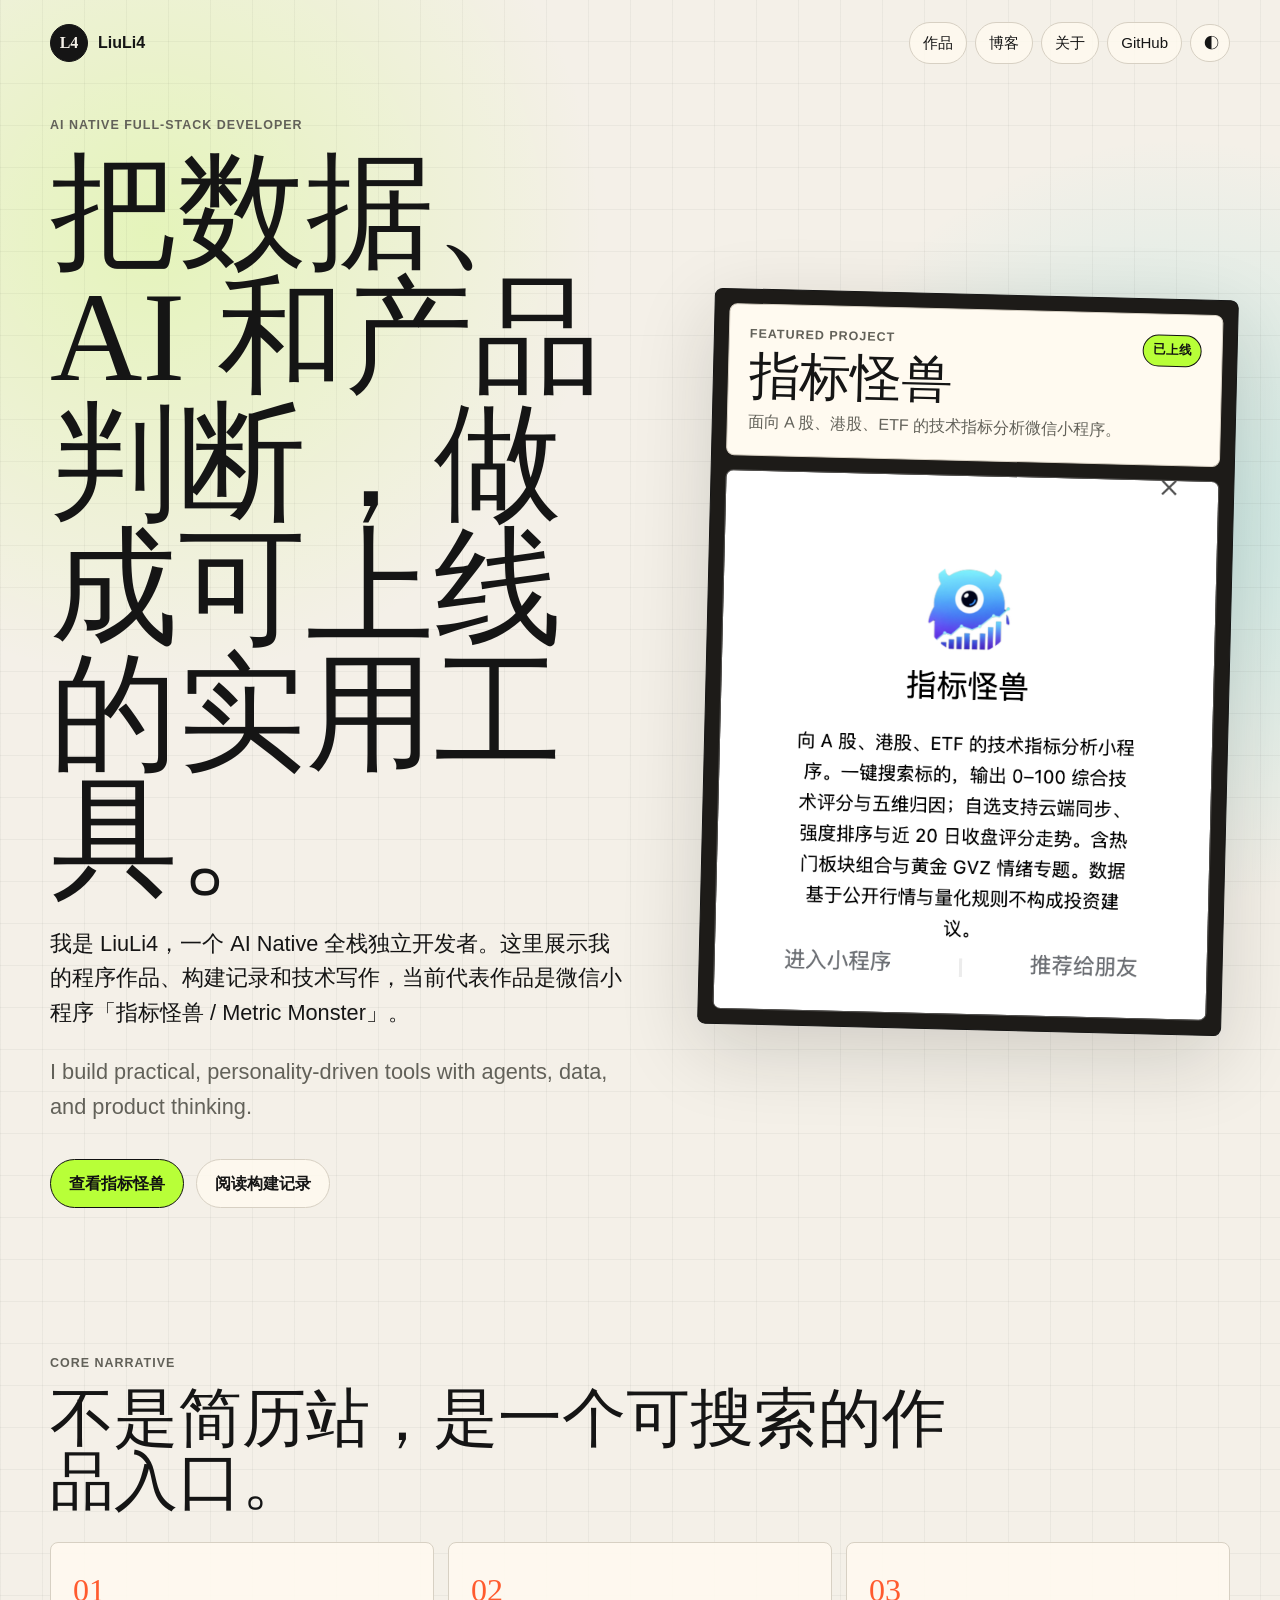
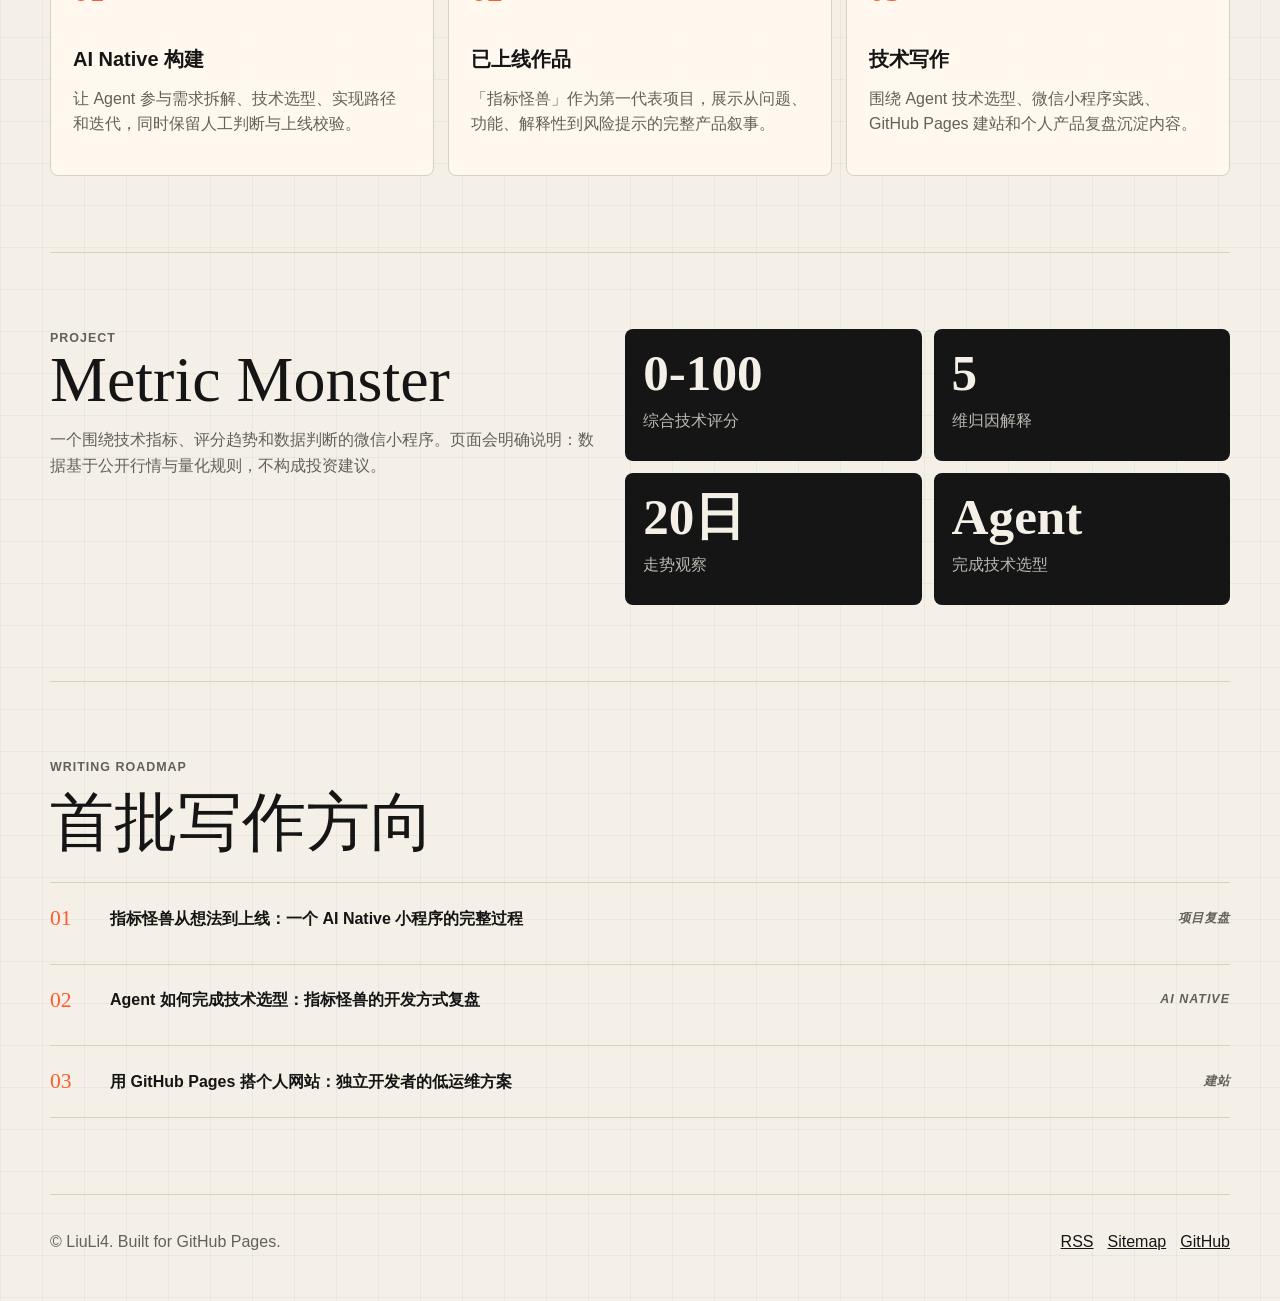
<file: index.html>
<!doctype html>
<html lang="zh-CN" data-theme="light">
  <head>
    <meta charset="utf-8">
    <meta name="viewport" content="width=device-width, initial-scale=1">
    <link rel="icon" href="/favicon.svg" type="image/svg+xml">
    <title>LiuLi4 | AI Native 全栈独立开发者</title>
    <meta name="description" content="LiuLi4 的个人网站。记录 AI Native 全栈开发、独立产品实践和已上线作品「指标怪兽 / Metric Monster」。">
    <link rel="canonical" href="https://liuli4.github.io/">
    <meta property="og:type" content="website">
    <meta property="og:title" content="LiuLi4 | AI Native 全栈独立开发者">
    <meta property="og:description" content="AI Native 全栈独立开发者，正在把数据、AI 和产品判断做成可上线的实用工具。">
    <meta property="og:url" content="https://liuli4.github.io/">
    <meta property="og:image" content="https://liuli4.github.io/assets/metric-monster.png">
    <meta name="twitter:card" content="summary_large_image">
    <link rel="stylesheet" href="/styles.css">
    <link rel="alternate" type="application/rss+xml" title="LiuLi4 RSS" href="/rss.xml">
    <script>
      const savedTheme = localStorage.getItem("theme");
      const prefersDark = window.matchMedia("(prefers-color-scheme: dark)").matches;
      document.documentElement.dataset.theme = savedTheme || (prefersDark ? "dark" : "light");
    </script>
    <script type="application/ld+json">
      {
        "@context": "https://schema.org",
        "@type": "Person",
        "name": "LiuLi4",
        "url": "https://liuli4.github.io/",
        "sameAs": ["https://github.com/LiuLi4"],
        "jobTitle": "AI Native Full-stack Developer",
        "knowsAbout": ["AI Native development", "Agent-led development", "Full-stack development", "WeChat Mini Programs"]
      }
    </script>
    <script type="application/ld+json">
      {
        "@context": "https://schema.org",
        "@type": "WebSite",
        "name": "LiuLi4",
        "url": "https://liuli4.github.io/",
        "inLanguage": ["zh-CN", "en"]
      }
    </script>
  </head>
  <body>
    <a class="skip-link" href="#main">跳到主要内容</a>
    <header class="site-header">
      <a class="brand" href="/" aria-label="LiuLi4 首页">
        <span class="brand-mark">L4</span>
        <span>LiuLi4</span>
      </a>
      <nav class="nav" aria-label="主导航">
        <a href="/projects/">作品</a>
        <a href="/blog/">博客</a>
        <a href="/about/">关于</a>
        <a href="https://github.com/LiuLi4">GitHub</a>
        <button class="theme-toggle" type="button" aria-label="切换明暗主题" data-theme-toggle>◐</button>
      </nav>
    </header>

    <main id="main">
      <section class="hero section-grid">
        <div class="hero-copy">
          <p class="eyebrow">AI Native Full-stack Developer</p>
          <h1>把数据、AI 和产品判断，做成可上线的实用工具。</h1>
          <p class="hero-lede">
            我是 LiuLi4，一个 AI Native 全栈独立开发者。这里展示我的程序作品、构建记录和技术写作，当前代表作品是微信小程序「指标怪兽 / Metric Monster」。
          </p>
          <p class="hero-lede en">
            I build practical, personality-driven tools with agents, data, and product thinking.
          </p>
          <div class="actions">
            <a class="button primary" href="/projects/metric-monster/">查看指标怪兽</a>
            <a class="button" href="/blog/">阅读构建记录</a>
          </div>
        </div>
        <div class="hero-panel" aria-label="指标怪兽概览">
          <div class="signal-card">
            <div>
              <p class="card-kicker">Featured project</p>
              <h2>指标怪兽</h2>
              <p>面向 A 股、港股、ETF 的技术指标分析微信小程序。</p>
            </div>
            <span class="status live">已上线</span>
          </div>
          <img class="product-shot" src="/assets/metric-monster.png" width="720" height="540" alt="指标怪兽微信小程序界面截图">
        </div>
      </section>

      <section class="section">
        <div class="section-heading">
          <p class="eyebrow">Core narrative</p>
          <h2>不是简历站，是一个可搜索的作品入口。</h2>
        </div>
        <div class="feature-grid">
          <article class="feature">
            <span class="feature-index">01</span>
            <h3>AI Native 构建</h3>
            <p>让 Agent 参与需求拆解、技术选型、实现路径和迭代，同时保留人工判断与上线校验。</p>
          </article>
          <article class="feature">
            <span class="feature-index">02</span>
            <h3>已上线作品</h3>
            <p>「指标怪兽」作为第一代表项目，展示从问题、功能、解释性到风险提示的完整产品叙事。</p>
          </article>
          <article class="feature">
            <span class="feature-index">03</span>
            <h3>技术写作</h3>
            <p>围绕 Agent 技术选型、微信小程序实践、GitHub Pages 建站和个人产品复盘沉淀内容。</p>
          </article>
        </div>
      </section>

      <section class="section split">
        <div>
          <p class="eyebrow">Project</p>
          <h2>Metric Monster</h2>
          <p>
            一个围绕技术指标、评分趋势和数据判断的微信小程序。页面会明确说明：数据基于公开行情与量化规则，不构成投资建议。
          </p>
        </div>
        <div class="metric-list">
          <div><strong>0-100</strong><span>综合技术评分</span></div>
          <div><strong>5</strong><span>维归因解释</span></div>
          <div><strong>20日</strong><span>走势观察</span></div>
          <div><strong>Agent</strong><span>完成技术选型</span></div>
        </div>
      </section>

      <section class="section">
        <div class="section-heading">
          <p class="eyebrow">Writing roadmap</p>
          <h2>首批写作方向</h2>
        </div>
        <div class="post-list">
          <a href="/blog/" class="post-row">
            <span>01</span>
            <strong>指标怪兽从想法到上线：一个 AI Native 小程序的完整过程</strong>
            <em>项目复盘</em>
          </a>
          <a href="/blog/" class="post-row">
            <span>02</span>
            <strong>Agent 如何完成技术选型：指标怪兽的开发方式复盘</strong>
            <em>AI Native</em>
          </a>
          <a href="/blog/" class="post-row">
            <span>03</span>
            <strong>用 GitHub Pages 搭个人网站：独立开发者的低运维方案</strong>
            <em>建站</em>
          </a>
        </div>
      </section>
    </main>

    <footer class="site-footer">
      <p>© LiuLi4. Built for GitHub Pages.</p>
      <div>
        <a href="/rss.xml">RSS</a>
        <a href="/sitemap.xml">Sitemap</a>
        <a href="https://github.com/LiuLi4">GitHub</a>
      </div>
    </footer>
    <script src="/site.js" defer></script>
  </body>
</html>
</file>
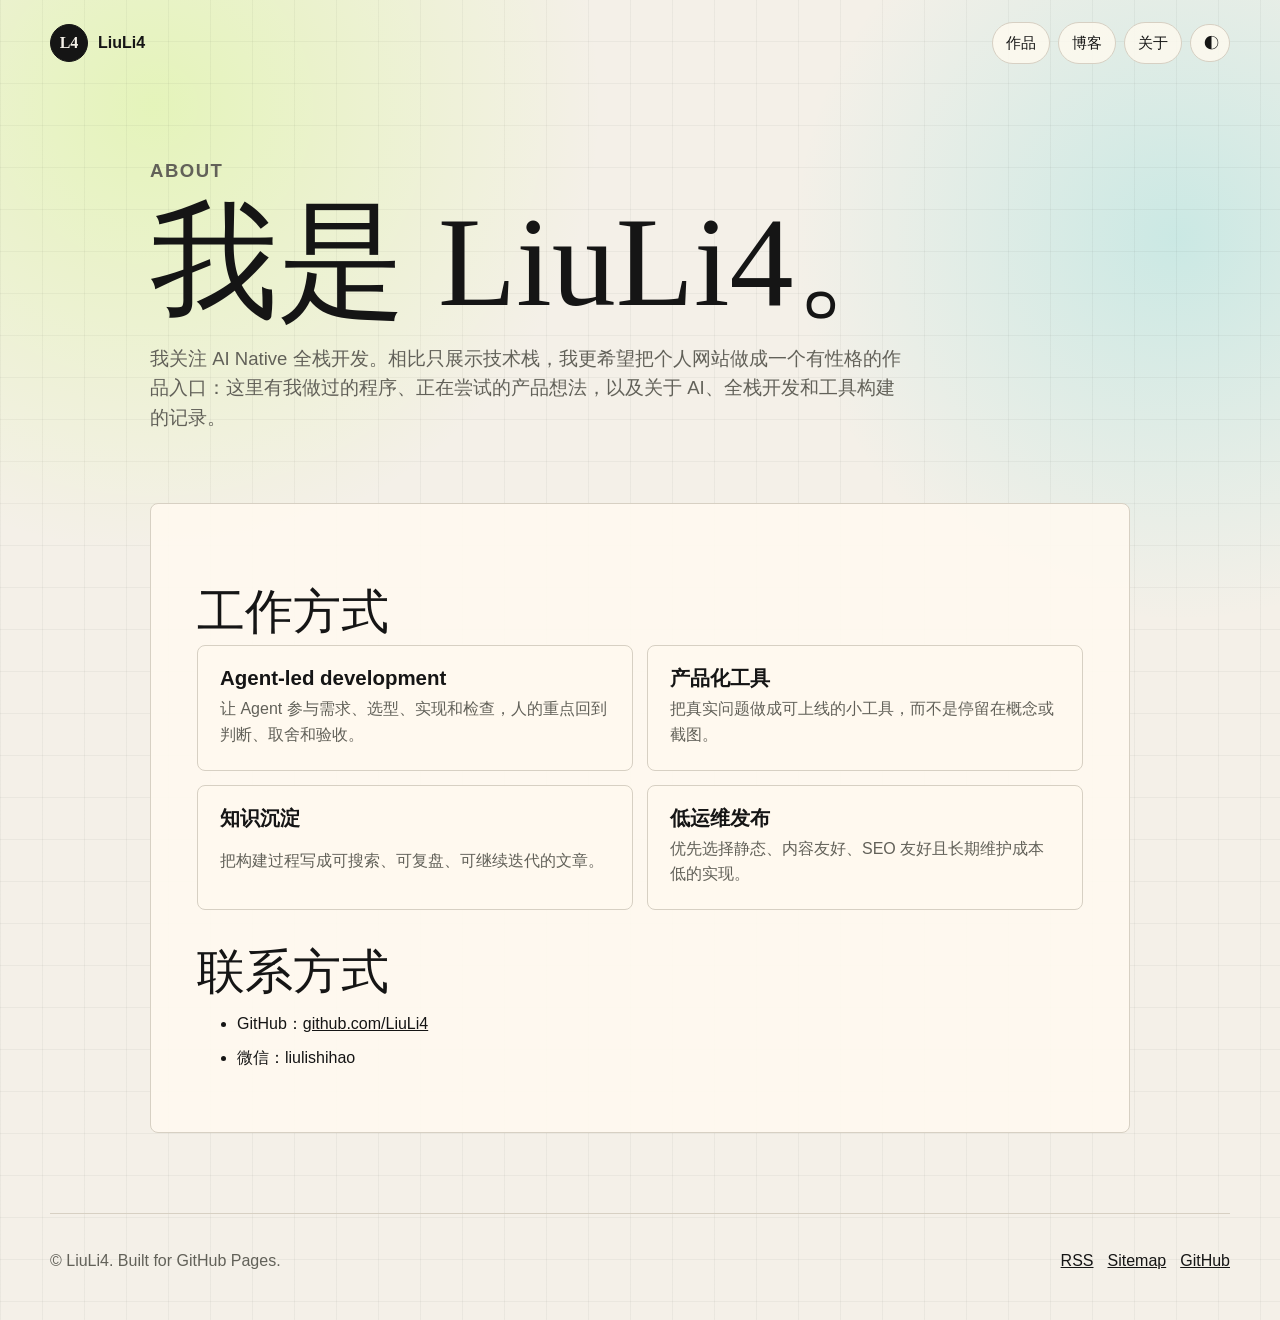
<file: about/index.html>
<!doctype html>
<html lang="zh-CN" data-theme="light">
  <head>
    <meta charset="utf-8">
    <meta name="viewport" content="width=device-width, initial-scale=1">
    <link rel="icon" href="/favicon.svg" type="image/svg+xml">
    <title>关于 LiuLi4</title>
    <meta name="description" content="LiuLi4，AI Native 全栈独立开发者，关注 Agent-led development、产品化工具和技术写作。">
    <link rel="canonical" href="https://liuli4.github.io/about/">
    <meta property="og:type" content="profile">
    <meta property="og:title" content="关于 LiuLi4">
    <meta property="og:description" content="AI Native 全栈独立开发者，关注 Agent-led development、产品化工具和技术写作。">
    <meta property="og:image" content="https://liuli4.github.io/assets/metric-monster.png">
    <link rel="stylesheet" href="/styles.css">
    <script>document.documentElement.dataset.theme = localStorage.getItem("theme") || (matchMedia("(prefers-color-scheme: dark)").matches ? "dark" : "light");</script>
    <script type="application/ld+json">
      {"@context":"https://schema.org","@type":"ProfilePage","mainEntity":{"@type":"Person","name":"LiuLi4","url":"https://liuli4.github.io/","sameAs":["https://github.com/LiuLi4"]}}
    </script>
  </head>
  <body>
    <a class="skip-link" href="#main">跳到主要内容</a>
    <header class="site-header">
      <a class="brand" href="/"><span class="brand-mark">L4</span><span>LiuLi4</span></a>
      <nav class="nav" aria-label="主导航">
        <a href="/projects/">作品</a>
        <a href="/blog/">博客</a>
        <a href="/about/">关于</a>
        <button class="theme-toggle" type="button" aria-label="切换明暗主题" data-theme-toggle>◐</button>
      </nav>
    </header>
    <main id="main">
      <section class="page-hero">
        <p class="eyebrow">About</p>
        <h1>我是 LiuLi4。</h1>
        <p>我关注 AI Native 全栈开发。相比只展示技术栈，我更希望把个人网站做成一个有性格的作品入口：这里有我做过的程序、正在尝试的产品想法，以及关于 AI、全栈开发和工具构建的记录。</p>
      </section>
      <article class="article-shell">
        <h2>工作方式</h2>
        <div class="content-grid">
          <section class="content-card">
            <h3>Agent-led development</h3>
            <p>让 Agent 参与需求、选型、实现和检查，人的重点回到判断、取舍和验收。</p>
          </section>
          <section class="content-card">
            <h3>产品化工具</h3>
            <p>把真实问题做成可上线的小工具，而不是停留在概念或截图。</p>
          </section>
          <section class="content-card">
            <h3>知识沉淀</h3>
            <p>把构建过程写成可搜索、可复盘、可继续迭代的文章。</p>
          </section>
          <section class="content-card">
            <h3>低运维发布</h3>
            <p>优先选择静态、内容友好、SEO 友好且长期维护成本低的实现。</p>
          </section>
        </div>
        <h2>联系方式</h2>
        <ul>
          <li>GitHub：<a href="https://github.com/LiuLi4">github.com/LiuLi4</a></li>
          <li>微信：liulishihao</li>
        </ul>
      </article>
    </main>
    <footer class="site-footer">
      <p>© LiuLi4. Built for GitHub Pages.</p>
      <div><a href="/rss.xml">RSS</a><a href="/sitemap.xml">Sitemap</a><a href="https://github.com/LiuLi4">GitHub</a></div>
    </footer>
    <script src="/site.js" defer></script>
  </body>
</html>
</file>
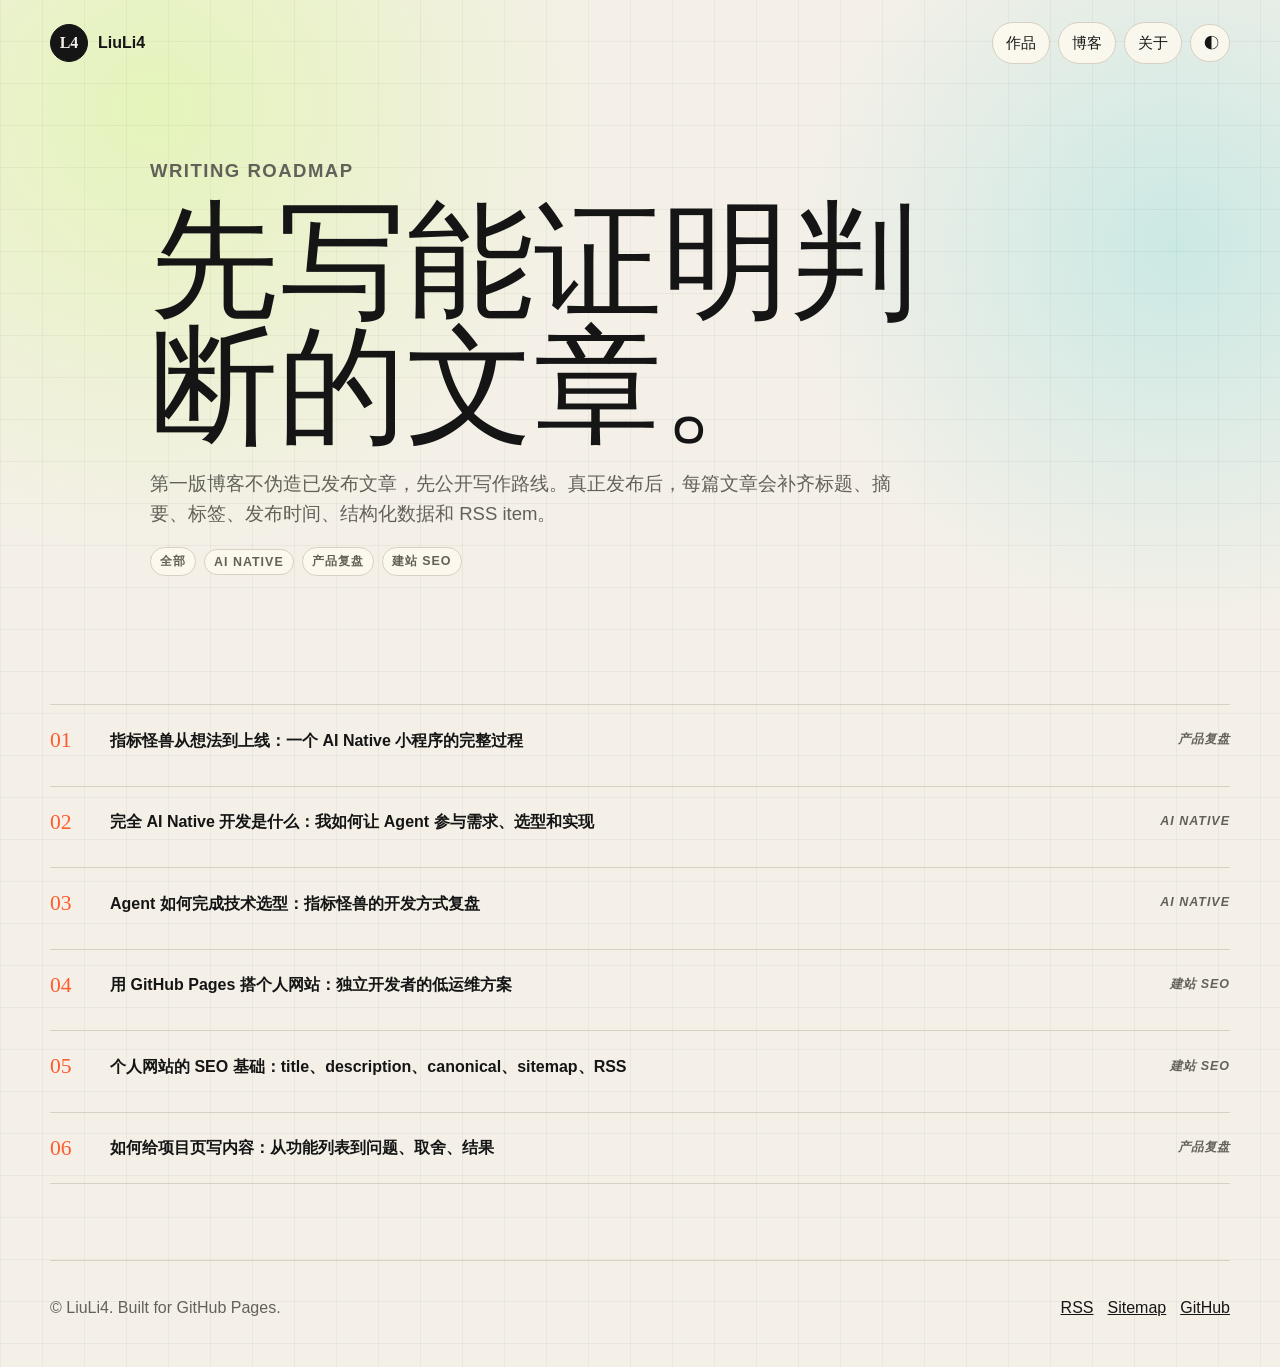
<file: blog/index.html>
<!doctype html>
<html lang="zh-CN" data-theme="light">
  <head>
    <meta charset="utf-8">
    <meta name="viewport" content="width=device-width, initial-scale=1">
    <link rel="icon" href="/favicon.svg" type="image/svg+xml">
    <title>博客 | LiuLi4</title>
    <meta name="description" content="关于 AI Native 开发、Agent 技术选型、微信小程序实践、个人网站建设和独立产品复盘的技术博客。">
    <link rel="canonical" href="https://liuli4.github.io/blog/">
    <meta property="og:type" content="website">
    <meta property="og:title" content="博客 | LiuLi4">
    <meta property="og:description" content="AI Native 开发、Agent 技术选型、微信小程序实践和个人网站建设。">
    <meta property="og:image" content="https://liuli4.github.io/assets/metric-monster.png">
    <link rel="stylesheet" href="/styles.css">
    <script>document.documentElement.dataset.theme = localStorage.getItem("theme") || (matchMedia("(prefers-color-scheme: dark)").matches ? "dark" : "light");</script>
    <script type="application/ld+json">
      {"@context":"https://schema.org","@type":"Blog","name":"博客 | LiuLi4","url":"https://liuli4.github.io/blog/","inLanguage":"zh-CN"}
    </script>
  </head>
  <body>
    <a class="skip-link" href="#main">跳到主要内容</a>
    <header class="site-header">
      <a class="brand" href="/"><span class="brand-mark">L4</span><span>LiuLi4</span></a>
      <nav class="nav" aria-label="主导航">
        <a href="/projects/">作品</a>
        <a href="/blog/">博客</a>
        <a href="/about/">关于</a>
        <button class="theme-toggle" type="button" aria-label="切换明暗主题" data-theme-toggle>◐</button>
      </nav>
    </header>
    <main id="main">
      <section class="page-hero">
        <p class="eyebrow">Writing roadmap</p>
        <h1>先写能证明判断的文章。</h1>
        <p>第一版博客不伪造已发布文章，先公开写作路线。真正发布后，每篇文章会补齐标题、摘要、标签、发布时间、结构化数据和 RSS item。</p>
        <div class="tags" aria-label="筛选写作主题">
          <button class="tag" type="button" data-filter="all">全部</button>
          <button class="tag" type="button" data-filter="ai-native">AI Native</button>
          <button class="tag" type="button" data-filter="product">产品复盘</button>
          <button class="tag" type="button" data-filter="site">建站 SEO</button>
        </div>
      </section>
      <section class="section">
        <div class="post-list">
          <div class="post-row" data-topic="product"><span>01</span><strong>指标怪兽从想法到上线：一个 AI Native 小程序的完整过程</strong><em>产品复盘</em></div>
          <div class="post-row" data-topic="ai-native"><span>02</span><strong>完全 AI Native 开发是什么：我如何让 Agent 参与需求、选型和实现</strong><em>AI Native</em></div>
          <div class="post-row" data-topic="ai-native"><span>03</span><strong>Agent 如何完成技术选型：指标怪兽的开发方式复盘</strong><em>AI Native</em></div>
          <div class="post-row" data-topic="site"><span>04</span><strong>用 GitHub Pages 搭个人网站：独立开发者的低运维方案</strong><em>建站 SEO</em></div>
          <div class="post-row" data-topic="site"><span>05</span><strong>个人网站的 SEO 基础：title、description、canonical、sitemap、RSS</strong><em>建站 SEO</em></div>
          <div class="post-row" data-topic="product"><span>06</span><strong>如何给项目页写内容：从功能列表到问题、取舍、结果</strong><em>产品复盘</em></div>
        </div>
      </section>
    </main>
    <footer class="site-footer">
      <p>© LiuLi4. Built for GitHub Pages.</p>
      <div><a href="/rss.xml">RSS</a><a href="/sitemap.xml">Sitemap</a><a href="https://github.com/LiuLi4">GitHub</a></div>
    </footer>
    <script src="/site.js" defer></script>
  </body>
</html>
</file>
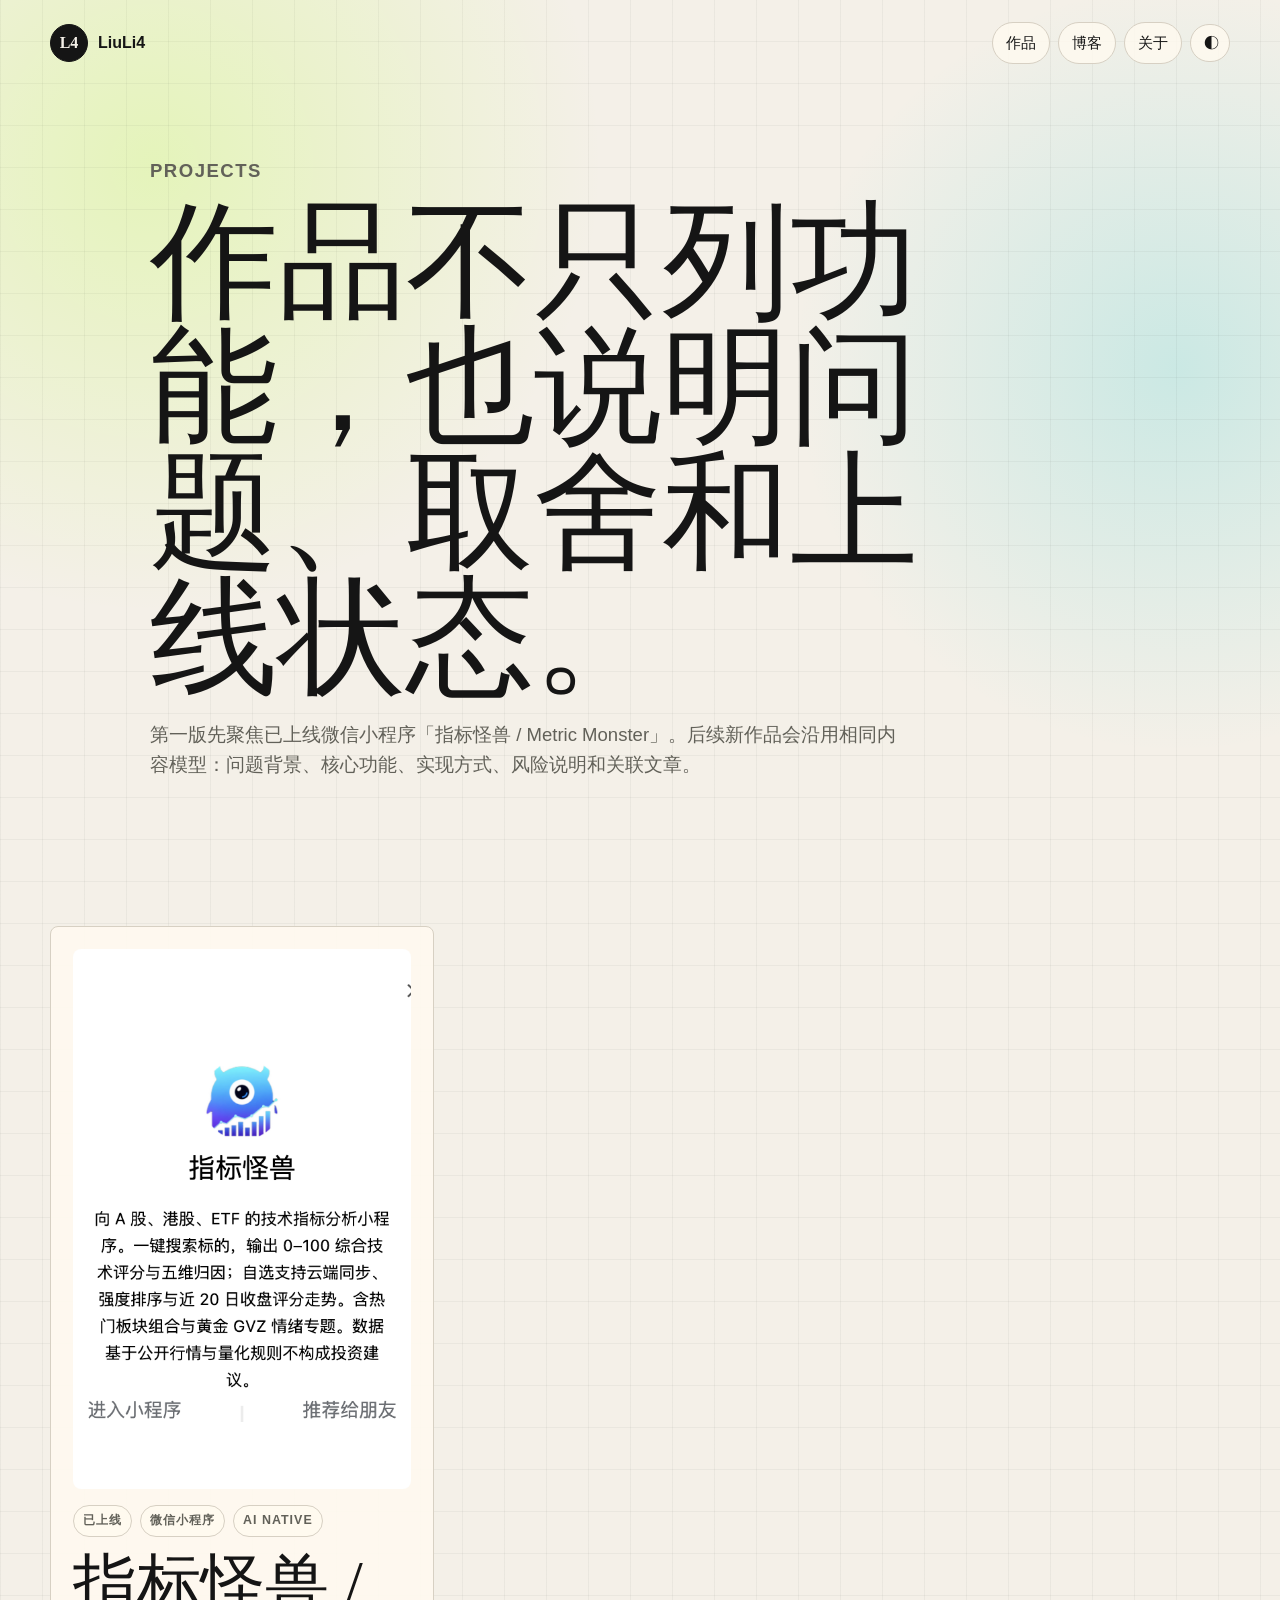
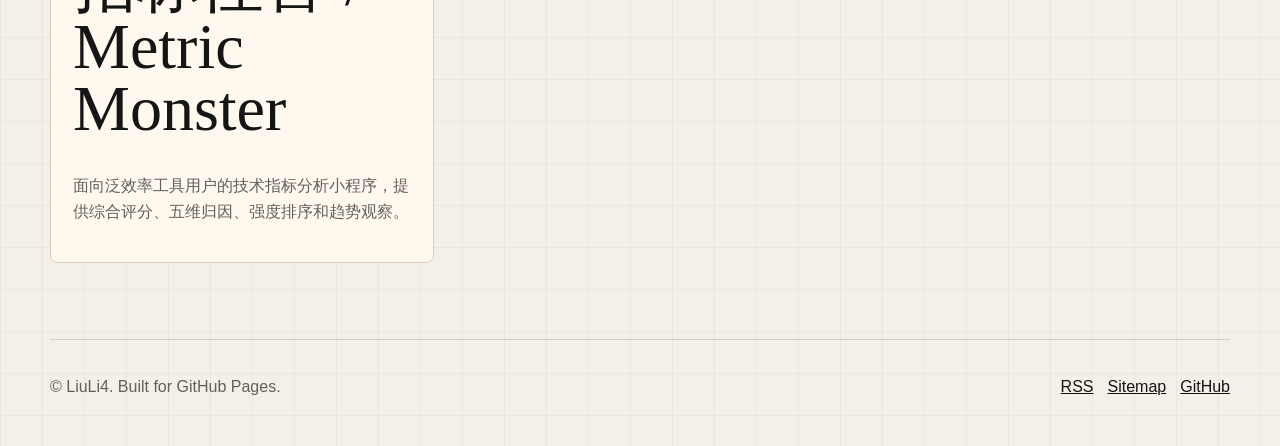
<file: projects/index.html>
<!doctype html>
<html lang="zh-CN" data-theme="light">
  <head>
    <meta charset="utf-8">
    <meta name="viewport" content="width=device-width, initial-scale=1">
    <link rel="icon" href="/favicon.svg" type="image/svg+xml">
    <title>作品 | LiuLi4</title>
    <meta name="description" content="LiuLi4 的独立开发作品，包括已上线微信小程序「指标怪兽」以及 AI Native 全栈开发实践。">
    <link rel="canonical" href="https://liuli4.github.io/projects/">
    <meta property="og:type" content="website">
    <meta property="og:title" content="作品 | LiuLi4">
    <meta property="og:description" content="已上线作品、AI Native 构建记录和独立产品实践。">
    <meta property="og:image" content="https://liuli4.github.io/assets/metric-monster.png">
    <link rel="stylesheet" href="/styles.css">
    <script>document.documentElement.dataset.theme = localStorage.getItem("theme") || (matchMedia("(prefers-color-scheme: dark)").matches ? "dark" : "light");</script>
    <script type="application/ld+json">
      {"@context":"https://schema.org","@type":"CollectionPage","name":"作品 | LiuLi4","url":"https://liuli4.github.io/projects/","inLanguage":"zh-CN"}
    </script>
  </head>
  <body>
    <a class="skip-link" href="#main">跳到主要内容</a>
    <header class="site-header">
      <a class="brand" href="/"><span class="brand-mark">L4</span><span>LiuLi4</span></a>
      <nav class="nav" aria-label="主导航">
        <a href="/projects/">作品</a>
        <a href="/blog/">博客</a>
        <a href="/about/">关于</a>
        <button class="theme-toggle" type="button" aria-label="切换明暗主题" data-theme-toggle>◐</button>
      </nav>
    </header>
    <main id="main">
      <section class="page-hero">
        <p class="eyebrow">Projects</p>
        <h1>作品不只列功能，也说明问题、取舍和上线状态。</h1>
        <p>第一版先聚焦已上线微信小程序「指标怪兽 / Metric Monster」。后续新作品会沿用相同内容模型：问题背景、核心功能、实现方式、风险说明和关联文章。</p>
      </section>
      <section class="section">
        <div class="project-grid">
          <a class="project-card" href="/projects/metric-monster/">
            <img src="/assets/metric-monster.png" width="720" height="540" alt="指标怪兽微信小程序界面截图">
            <div class="tags">
              <span class="tag">已上线</span>
              <span class="tag">微信小程序</span>
              <span class="tag">AI Native</span>
            </div>
            <h2>指标怪兽 / Metric Monster</h2>
            <p>面向泛效率工具用户的技术指标分析小程序，提供综合评分、五维归因、强度排序和趋势观察。</p>
          </a>
        </div>
      </section>
    </main>
    <footer class="site-footer">
      <p>© LiuLi4. Built for GitHub Pages.</p>
      <div><a href="/rss.xml">RSS</a><a href="/sitemap.xml">Sitemap</a><a href="https://github.com/LiuLi4">GitHub</a></div>
    </footer>
    <script src="/site.js" defer></script>
  </body>
</html>
</file>
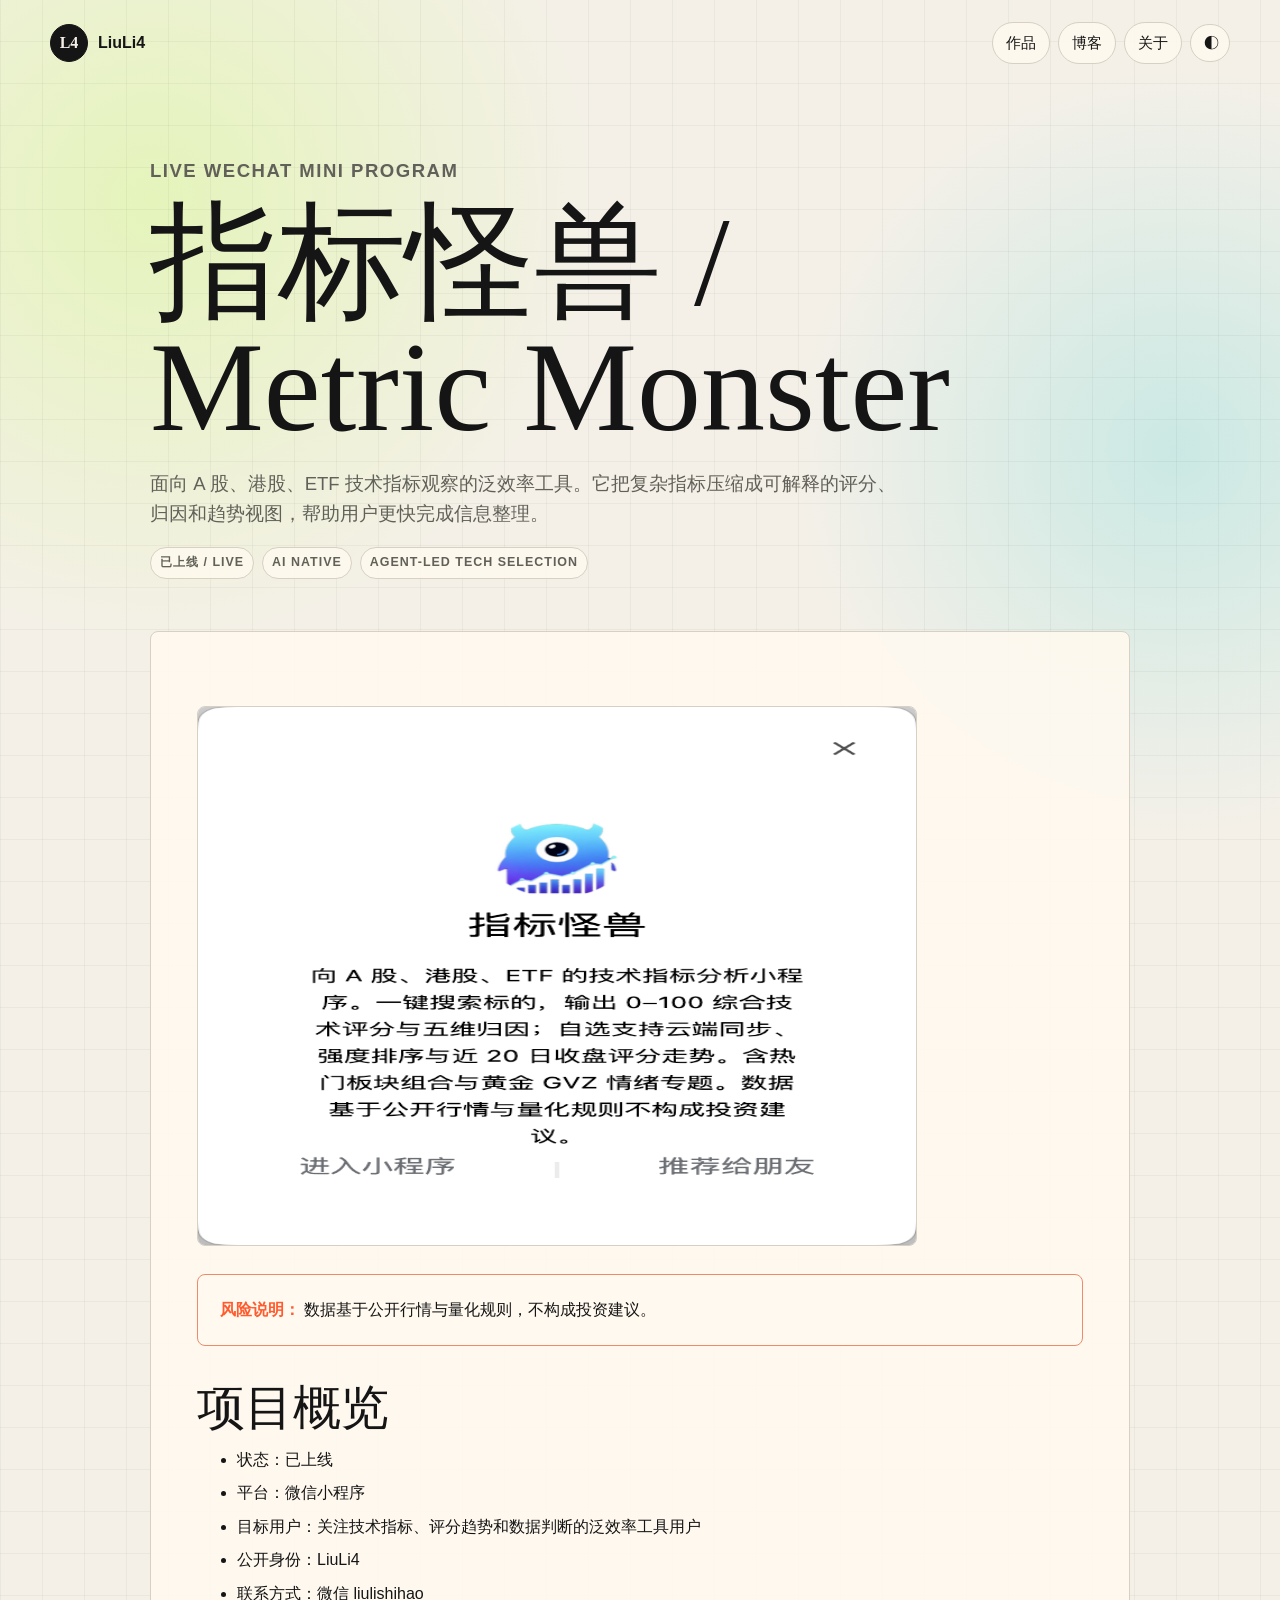
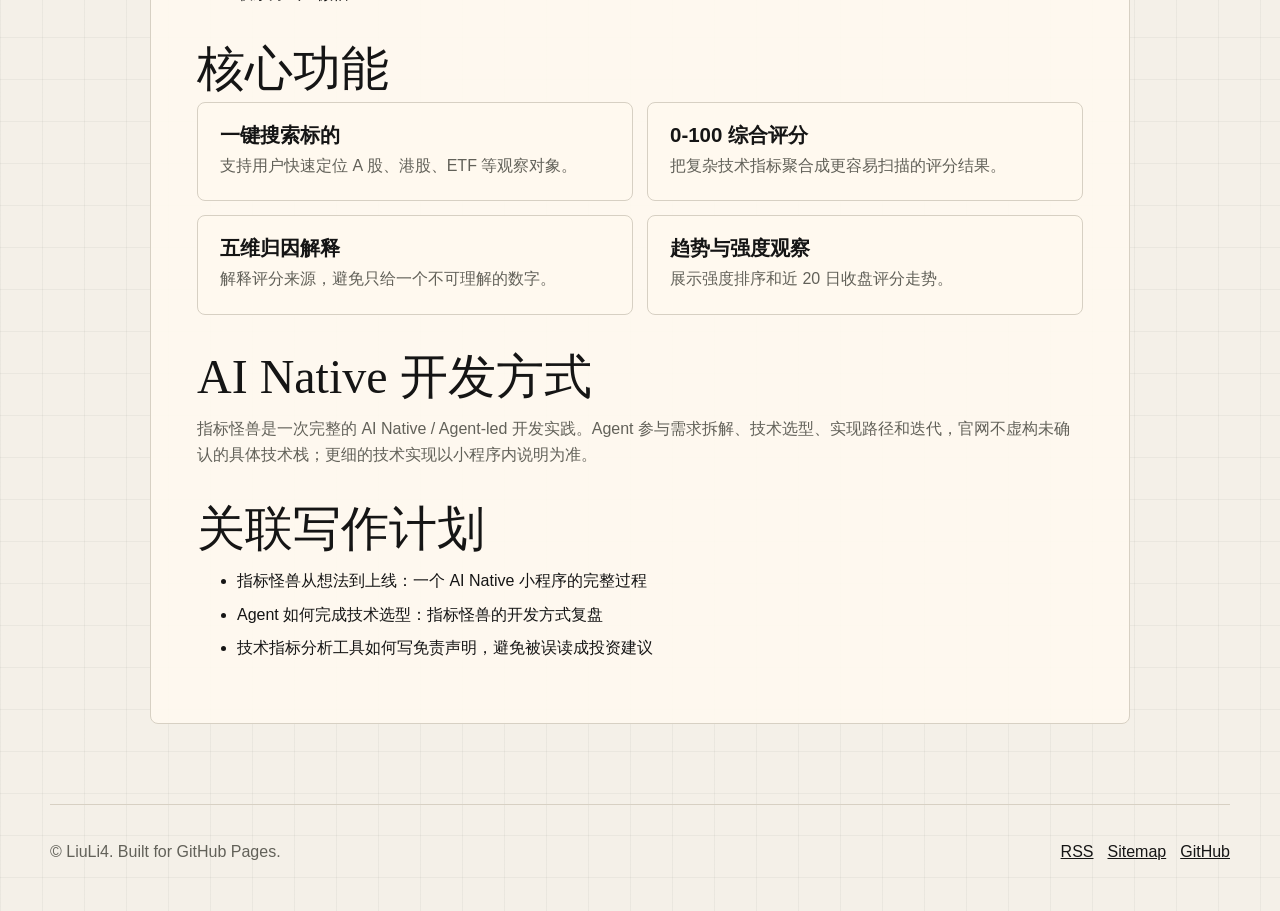
<file: projects/metric-monster/index.html>
<!doctype html>
<html lang="zh-CN" data-theme="light">
  <head>
    <meta charset="utf-8">
    <meta name="viewport" content="width=device-width, initial-scale=1">
    <link rel="icon" href="/favicon.svg" type="image/svg+xml">
    <title>指标怪兽 Metric Monster | LiuLi4</title>
    <meta name="description" content="指标怪兽是 LiuLi4 已上线的微信小程序，面向泛效率工具用户，围绕技术指标、评分趋势和数据判断提供辅助分析，不构成投资建议。">
    <link rel="canonical" href="https://liuli4.github.io/projects/metric-monster/">
    <meta property="og:type" content="article">
    <meta property="og:title" content="指标怪兽 Metric Monster | LiuLi4">
    <meta property="og:description" content="已上线微信小程序：技术指标评分、五维归因、强度排序与趋势观察。">
    <meta property="og:image" content="https://liuli4.github.io/assets/metric-monster.png">
    <link rel="stylesheet" href="/styles.css">
    <script>document.documentElement.dataset.theme = localStorage.getItem("theme") || (matchMedia("(prefers-color-scheme: dark)").matches ? "dark" : "light");</script>
    <script type="application/ld+json">
      {
        "@context": "https://schema.org",
        "@type": "SoftwareApplication",
        "name": "指标怪兽 / Metric Monster",
        "applicationCategory": "FinanceApplication",
        "operatingSystem": "WeChat Mini Program",
        "url": "https://liuli4.github.io/projects/metric-monster/",
        "creator": {"@type": "Person", "name": "LiuLi4", "url": "https://liuli4.github.io/"},
        "description": "A WeChat Mini Program for technical indicator scoring, attribution, ranking, and trend review."
      }
    </script>
  </head>
  <body>
    <a class="skip-link" href="#main">跳到主要内容</a>
    <header class="site-header">
      <a class="brand" href="/"><span class="brand-mark">L4</span><span>LiuLi4</span></a>
      <nav class="nav" aria-label="主导航">
        <a href="/projects/">作品</a>
        <a href="/blog/">博客</a>
        <a href="/about/">关于</a>
        <button class="theme-toggle" type="button" aria-label="切换明暗主题" data-theme-toggle>◐</button>
      </nav>
    </header>
    <main id="main">
      <section class="page-hero">
        <p class="eyebrow">Live WeChat Mini Program</p>
        <h1>指标怪兽 / Metric Monster</h1>
        <p>面向 A 股、港股、ETF 技术指标观察的泛效率工具。它把复杂指标压缩成可解释的评分、归因和趋势视图，帮助用户更快完成信息整理。</p>
        <div class="tags">
          <span class="tag">已上线 / Live</span>
          <span class="tag">AI Native</span>
          <span class="tag">Agent-led tech selection</span>
        </div>
      </section>

      <article class="article-shell">
        <img class="article-image" src="/assets/metric-monster.png" width="720" height="540" alt="指标怪兽微信小程序界面截图">
        <div class="notice">
          <strong>风险说明：</strong>
          数据基于公开行情与量化规则，不构成投资建议。
        </div>

        <h2>项目概览</h2>
        <ul>
          <li>状态：已上线</li>
          <li>平台：微信小程序</li>
          <li>目标用户：关注技术指标、评分趋势和数据判断的泛效率工具用户</li>
          <li>公开身份：LiuLi4</li>
          <li>联系方式：微信 liulishihao</li>
        </ul>

        <h2>核心功能</h2>
        <div class="content-grid">
          <section class="content-card">
            <h3>一键搜索标的</h3>
            <p>支持用户快速定位 A 股、港股、ETF 等观察对象。</p>
          </section>
          <section class="content-card">
            <h3>0-100 综合评分</h3>
            <p>把复杂技术指标聚合成更容易扫描的评分结果。</p>
          </section>
          <section class="content-card">
            <h3>五维归因解释</h3>
            <p>解释评分来源，避免只给一个不可理解的数字。</p>
          </section>
          <section class="content-card">
            <h3>趋势与强度观察</h3>
            <p>展示强度排序和近 20 日收盘评分走势。</p>
          </section>
        </div>

        <h2>AI Native 开发方式</h2>
        <p>指标怪兽是一次完整的 AI Native / Agent-led 开发实践。Agent 参与需求拆解、技术选型、实现路径和迭代，官网不虚构未确认的具体技术栈；更细的技术实现以小程序内说明为准。</p>

        <h2>关联写作计划</h2>
        <ul>
          <li>指标怪兽从想法到上线：一个 AI Native 小程序的完整过程</li>
          <li>Agent 如何完成技术选型：指标怪兽的开发方式复盘</li>
          <li>技术指标分析工具如何写免责声明，避免被误读成投资建议</li>
        </ul>
      </article>
    </main>
    <footer class="site-footer">
      <p>© LiuLi4. Built for GitHub Pages.</p>
      <div><a href="/rss.xml">RSS</a><a href="/sitemap.xml">Sitemap</a><a href="https://github.com/LiuLi4">GitHub</a></div>
    </footer>
    <script src="/site.js" defer></script>
  </body>
</html>
</file>
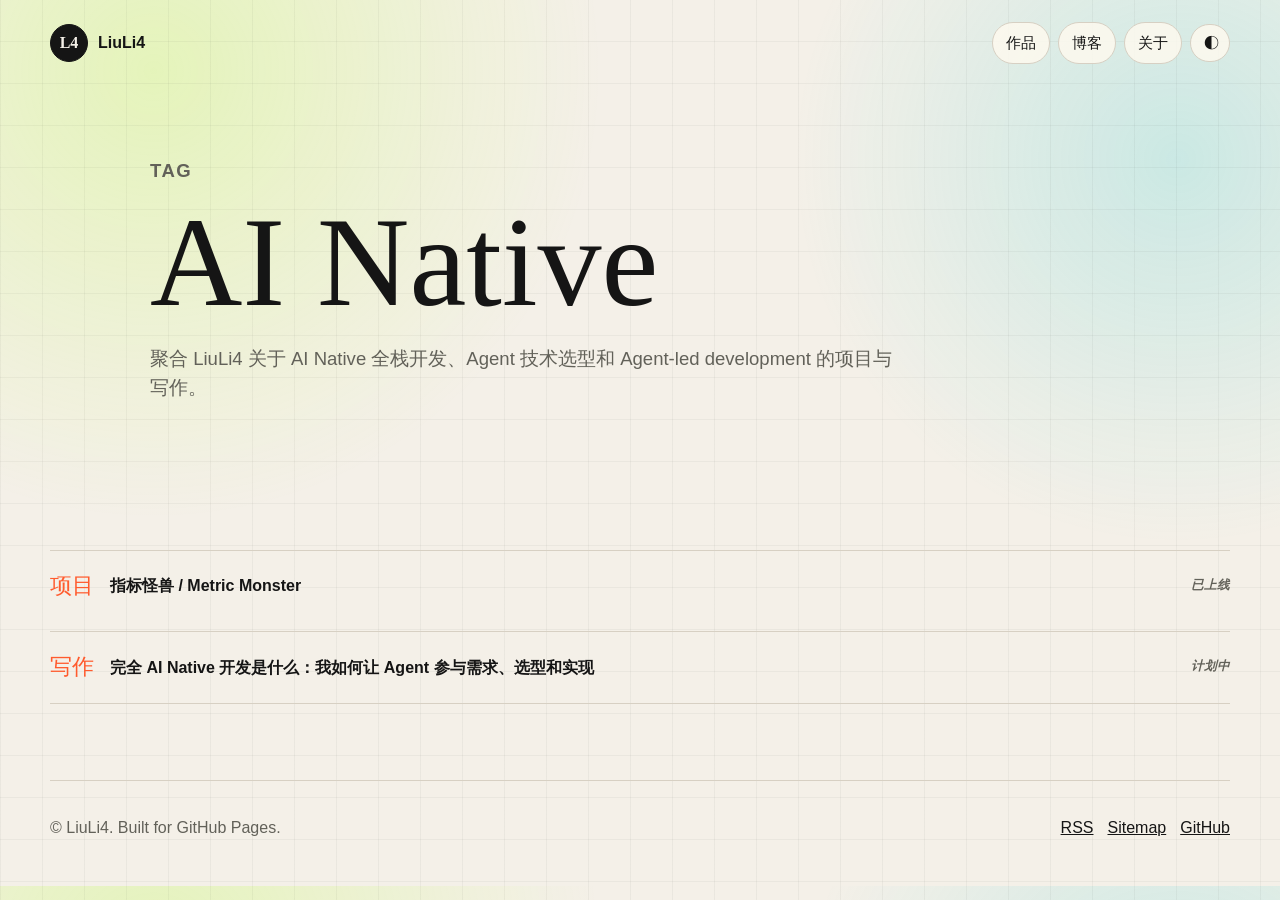
<file: tags/ai-native/index.html>
<!doctype html>
<html lang="zh-CN" data-theme="light">
  <head>
    <meta charset="utf-8">
    <meta name="viewport" content="width=device-width, initial-scale=1">
    <link rel="icon" href="/favicon.svg" type="image/svg+xml">
    <title>AI Native | LiuLi4</title>
    <meta name="description" content="LiuLi4 关于 AI Native、Agent 技术选型和 Agent-led development 的项目与写作聚合页。">
    <link rel="canonical" href="https://liuli4.github.io/tags/ai-native/">
    <link rel="stylesheet" href="/styles.css">
    <script>document.documentElement.dataset.theme = localStorage.getItem("theme") || (matchMedia("(prefers-color-scheme: dark)").matches ? "dark" : "light");</script>
  </head>
  <body>
    <a class="skip-link" href="#main">跳到主要内容</a>
    <header class="site-header">
      <a class="brand" href="/"><span class="brand-mark">L4</span><span>LiuLi4</span></a>
      <nav class="nav" aria-label="主导航">
        <a href="/projects/">作品</a>
        <a href="/blog/">博客</a>
        <a href="/about/">关于</a>
        <button class="theme-toggle" type="button" aria-label="切换明暗主题" data-theme-toggle>◐</button>
      </nav>
    </header>
    <main id="main">
      <section class="page-hero">
        <p class="eyebrow">Tag</p>
        <h1>AI Native</h1>
        <p>聚合 LiuLi4 关于 AI Native 全栈开发、Agent 技术选型和 Agent-led development 的项目与写作。</p>
      </section>
      <section class="section">
        <div class="post-list">
          <a class="post-row" href="/projects/metric-monster/"><span>项目</span><strong>指标怪兽 / Metric Monster</strong><em>已上线</em></a>
          <a class="post-row" href="/blog/"><span>写作</span><strong>完全 AI Native 开发是什么：我如何让 Agent 参与需求、选型和实现</strong><em>计划中</em></a>
        </div>
      </section>
    </main>
    <footer class="site-footer">
      <p>© LiuLi4. Built for GitHub Pages.</p>
      <div><a href="/rss.xml">RSS</a><a href="/sitemap.xml">Sitemap</a><a href="https://github.com/LiuLi4">GitHub</a></div>
    </footer>
    <script src="/site.js" defer></script>
  </body>
</html>
</file>
<file: styles.css>
:root {
  color-scheme: light;
  --bg: #f4f0e8;
  --ink: #151515;
  --muted: #626159;
  --line: #d7d0c3;
  --panel: #fffaf0;
  --panel-strong: #1d1b18;
  --accent: #b8ff38;
  --accent-2: #ff5b2e;
  --accent-3: #25cad3;
  --shadow: 0 24px 80px rgba(27, 24, 18, 0.16);
  --radius: 8px;
  font-family: "Avenir Next", "Gill Sans", "Trebuchet MS", sans-serif;
}

:root[data-theme="dark"] {
  color-scheme: dark;
  --bg: #10100e;
  --ink: #f4f0e8;
  --muted: #b8b0a2;
  --line: #39352d;
  --panel: #191812;
  --panel-strong: #f4f0e8;
  --accent: #b8ff38;
  --accent-2: #ff714d;
  --accent-3: #4dd5dc;
  --shadow: 0 24px 80px rgba(0, 0, 0, 0.42);
}

* {
  box-sizing: border-box;
}

html {
  scroll-behavior: smooth;
}

body {
  margin: 0;
  background:
    linear-gradient(90deg, rgba(21, 21, 21, 0.045) 1px, transparent 1px),
    linear-gradient(0deg, rgba(21, 21, 21, 0.045) 1px, transparent 1px),
    radial-gradient(circle at 12% 8%, rgba(184, 255, 56, 0.26), transparent 28rem),
    radial-gradient(circle at 92% 18%, rgba(37, 202, 211, 0.2), transparent 24rem),
    var(--bg);
  background-size: 42px 42px, 42px 42px, auto, auto, auto;
  color: var(--ink);
  line-height: 1.6;
}

a {
  color: inherit;
}

img {
  display: block;
  max-width: 100%;
}

.skip-link {
  position: absolute;
  left: 16px;
  top: -48px;
  z-index: 20;
  background: var(--accent);
  color: #111;
  padding: 10px 14px;
}

.skip-link:focus {
  top: 16px;
}

.site-header,
.site-footer {
  width: min(1180px, calc(100% - 32px));
  margin: 0 auto;
}

.site-header {
  display: flex;
  align-items: center;
  justify-content: space-between;
  gap: 20px;
  padding: 22px 0;
}

.brand,
.nav,
.actions,
.site-footer,
.metric-list,
.tags {
  display: flex;
  align-items: center;
}

.brand {
  gap: 10px;
  font-weight: 800;
  text-decoration: none;
}

.brand-mark {
  display: grid;
  width: 38px;
  height: 38px;
  place-items: center;
  background: var(--ink);
  color: var(--bg);
  border: 1px solid var(--ink);
  border-radius: 50%;
  font-family: Georgia, "Times New Roman", serif;
}

.nav {
  gap: 8px;
  flex-wrap: wrap;
  justify-content: flex-end;
}

.nav a,
.theme-toggle,
.button,
.tag {
  border: 1px solid var(--line);
  border-radius: 999px;
  background: color-mix(in srgb, var(--panel) 82%, transparent);
  color: var(--ink);
  text-decoration: none;
}

.nav a,
.theme-toggle {
  min-height: 38px;
  padding: 8px 13px;
  font-size: 0.94rem;
}

.theme-toggle {
  width: 40px;
  cursor: pointer;
}

.section,
.section-grid {
  width: min(1180px, calc(100% - 32px));
  margin: 0 auto;
}

.section {
  padding: 76px 0;
}

.section-grid {
  display: grid;
  grid-template-columns: minmax(0, 1.05fr) minmax(320px, 0.95fr);
  gap: clamp(28px, 6vw, 76px);
  align-items: center;
  min-height: calc(100vh - 96px);
  padding: 30px 0 70px;
}

.eyebrow,
.card-kicker,
.status,
.tag,
.post-row em {
  margin: 0;
  color: var(--muted);
  font-size: 0.78rem;
  font-weight: 800;
  letter-spacing: 0.08em;
  text-transform: uppercase;
}

h1,
h2,
h3 {
  margin: 0;
  line-height: 0.98;
  letter-spacing: 0;
}

h1,
h2 {
  font-family: Georgia, "Times New Roman", serif;
}

h1 {
  max-width: 880px;
  margin-top: 14px;
  font-size: clamp(3.5rem, 10vw, 8.8rem);
  font-weight: 500;
}

h2 {
  font-size: clamp(2.1rem, 5vw, 4.8rem);
  font-weight: 500;
}

h3 {
  font-size: 1.25rem;
}

p {
  color: var(--muted);
}

.hero-lede {
  max-width: 720px;
  margin: 24px 0 0;
  color: var(--ink);
  font-size: clamp(1.08rem, 2vw, 1.36rem);
}

.hero-lede.en {
  color: var(--muted);
}

.actions {
  gap: 12px;
  flex-wrap: wrap;
  margin-top: 34px;
}

.button {
  min-height: 46px;
  padding: 11px 18px;
  font-weight: 800;
}

.button.primary {
  background: var(--accent);
  border-color: #111;
  color: #111;
}

.hero-panel {
  position: relative;
  padding: 14px;
  background: var(--panel-strong);
  border: 1px solid var(--ink);
  border-radius: var(--radius);
  box-shadow: var(--shadow);
  transform: rotate(1.4deg);
}

.signal-card {
  display: flex;
  align-items: flex-start;
  justify-content: space-between;
  gap: 16px;
  padding: 20px;
  background: var(--panel);
  border: 1px solid var(--line);
  border-radius: var(--radius);
}

.signal-card h2 {
  margin: 6px 0 8px;
  color: var(--ink);
  font-size: clamp(1.8rem, 4vw, 3.2rem);
}

.signal-card p {
  margin: 0;
}

.status.live {
  flex: 0 0 auto;
  background: var(--accent);
  color: #111;
  border: 1px solid #111;
  border-radius: 999px;
  padding: 5px 9px;
}

.product-shot {
  width: 100%;
  margin-top: 14px;
  border: 1px solid rgba(255, 255, 255, 0.24);
  border-radius: var(--radius);
  object-fit: cover;
}

.section-heading {
  display: grid;
  gap: 14px;
  max-width: 900px;
  margin-bottom: 28px;
}

.feature-grid,
.project-grid,
.content-grid {
  display: grid;
  grid-template-columns: repeat(3, minmax(0, 1fr));
  gap: 14px;
}

.feature,
.project-card,
.content-card,
.notice,
.article-shell {
  background: color-mix(in srgb, var(--panel) 90%, transparent);
  border: 1px solid var(--line);
  border-radius: var(--radius);
}

.feature,
.project-card,
.content-card,
.notice {
  padding: 22px;
}

.feature-index {
  display: inline-block;
  margin-bottom: 34px;
  color: var(--accent-2);
  font-family: Georgia, "Times New Roman", serif;
  font-size: 2rem;
}

.split {
  display: grid;
  grid-template-columns: minmax(0, 0.95fr) minmax(320px, 1.05fr);
  gap: 28px;
  align-items: start;
  border-top: 1px solid var(--line);
  border-bottom: 1px solid var(--line);
}

.split p {
  max-width: 650px;
}

.metric-list {
  display: grid;
  grid-template-columns: repeat(2, minmax(0, 1fr));
  gap: 12px;
}

.metric-list div {
  min-height: 132px;
  padding: 18px;
  background: var(--ink);
  color: var(--bg);
  border-radius: var(--radius);
}

.metric-list strong {
  display: block;
  font-family: Georgia, "Times New Roman", serif;
  font-size: clamp(2rem, 4vw, 3.8rem);
  line-height: 1;
}

.metric-list span {
  display: block;
  margin-top: 10px;
  color: color-mix(in srgb, var(--bg) 74%, transparent);
}

.post-list {
  display: grid;
  gap: 10px;
}

.post-row {
  display: grid;
  grid-template-columns: 44px minmax(0, 1fr) auto;
  gap: 16px;
  align-items: center;
  padding: 18px 0;
  border-top: 1px solid var(--line);
  text-decoration: none;
}

.post-row:last-child {
  border-bottom: 1px solid var(--line);
}

.post-row span {
  color: var(--accent-2);
  font-family: Georgia, "Times New Roman", serif;
  font-size: 1.35rem;
}

.site-footer {
  justify-content: space-between;
  gap: 16px;
  flex-wrap: wrap;
  padding: 34px 0 46px;
  border-top: 1px solid var(--line);
}

.site-footer p {
  margin: 0;
}

.site-footer div {
  display: flex;
  gap: 14px;
  flex-wrap: wrap;
}

.page-hero {
  width: min(980px, calc(100% - 32px));
  margin: 0 auto;
  padding: 70px 0 52px;
}

.page-hero p {
  max-width: 760px;
  font-size: 1.16rem;
}

.project-card {
  display: grid;
  gap: 16px;
  text-decoration: none;
}

.project-card img {
  aspect-ratio: 4 / 3;
  width: 100%;
  border-radius: var(--radius);
  object-fit: cover;
}

.tags {
  gap: 8px;
  flex-wrap: wrap;
}

.tag {
  padding: 5px 9px;
}

.article-shell {
  width: min(980px, calc(100% - 32px));
  margin: 0 auto 80px;
  padding: clamp(22px, 4vw, 46px);
}

.article-shell h2,
.article-shell h3 {
  margin-top: 38px;
  margin-bottom: 10px;
}

.article-shell h2 {
  font-size: clamp(1.7rem, 4vw, 3rem);
}

.article-shell h3 {
  font-size: 1.28rem;
}

.article-shell li + li {
  margin-top: 8px;
}

.article-image {
  margin: 28px 0;
  border-radius: var(--radius);
  border: 1px solid var(--line);
}

.notice {
  border-color: color-mix(in srgb, var(--accent-2) 60%, var(--line));
}

.notice strong {
  color: var(--accent-2);
}

.content-grid {
  grid-template-columns: repeat(2, minmax(0, 1fr));
}

.content-card {
  display: grid;
  gap: 8px;
}

.content-card p,
.content-card h3 {
  margin: 0;
}

@media (max-width: 860px) {
  .site-header {
    align-items: flex-start;
    flex-direction: column;
  }

  .section-grid,
  .split,
  .feature-grid,
  .project-grid,
  .content-grid {
    grid-template-columns: 1fr;
  }

  .hero-panel {
    transform: none;
  }

  .post-row {
    grid-template-columns: 36px minmax(0, 1fr);
  }

  .post-row em {
    grid-column: 2;
  }
}

@media (max-width: 540px) {
  .nav a,
  .theme-toggle {
    min-height: 44px;
  }

  .metric-list {
    grid-template-columns: 1fr;
  }

  .signal-card {
    flex-direction: column;
  }
}
</file>
